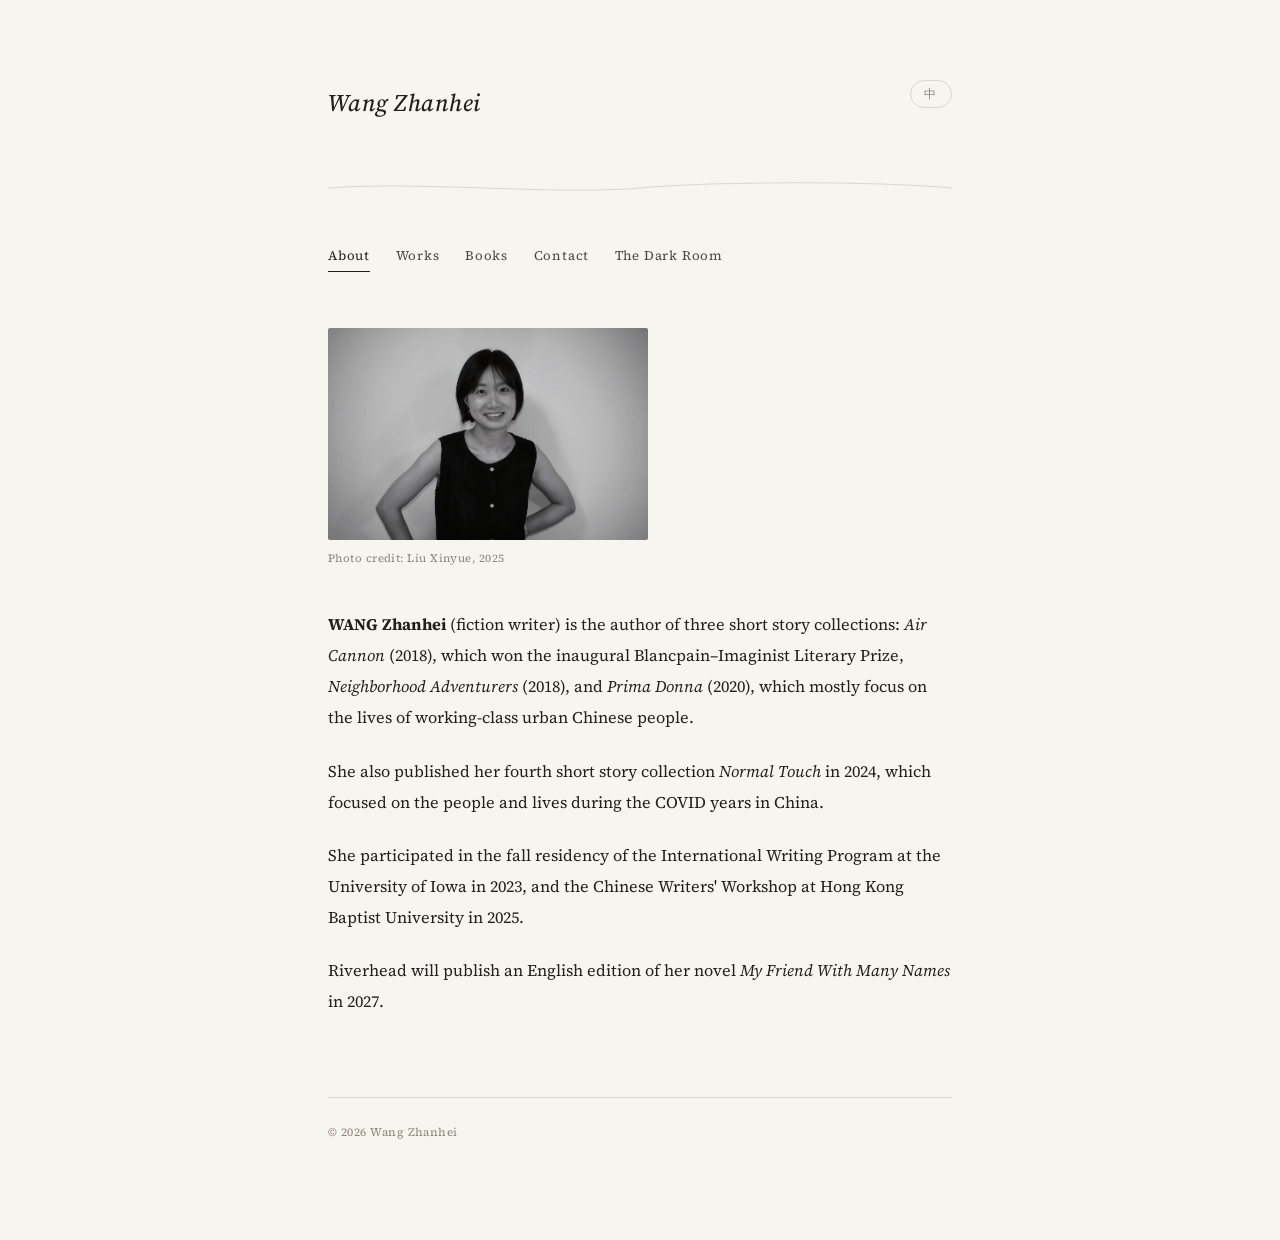
<file: index.html>
<!DOCTYPE html>
<html lang="en">
<head>
<meta charset="UTF-8">
<meta name="viewport" content="width=device-width, initial-scale=1.0">
<title>王占黑 WANG Zhanhei</title>
<meta name="description" content="王占黑，小说作者。已出版《空响炮》《街道江湖》《小花旦》《正常接触》。">
<meta name="google-site-verification" content="kWwYHM2Mqy6YZo2uqBVHOSON4LLZSo3AvIK8ZyygTZA" />
<link rel="stylesheet" href="style.css">
</head>
<body class="lang-en">
<div class="wrap">

  <header class="site-header">
    <h2 class="site-name"><a href="index.html"><span class="zh">王占黑</span><span class="en">Wang Zhanhei</span></a></h2>
    <button class="lang-toggle" type="button" aria-label="切换到中文">中</button>
  </header>

  <div class="ripple" aria-hidden="true">
    <svg viewBox="0 0 400 14" preserveAspectRatio="none" xmlns="http://www.w3.org/2000/svg">
      <path d="M0,7 C25,0 75,14 100,7 S175,0 200,7 S275,14 300,7 S375,0 400,7 M400,7 C425,0 475,14 500,7 S575,0 600,7 S675,14 700,7 S775,0 800,7" fill="none" stroke="currentColor" stroke-width="1"/>
    </svg>
  </div>

  <nav class="main-nav">
    <a href="index.html" class="active"><span class="zh">关于</span><span class="en">About</span></a>
    <a href="works.html"><span class="zh">作品</span><span class="en">Works</span></a>
    <a href="books.html"><span class="zh">文集</span><span class="en">Books</span></a>
    <a href="contact.html"><span class="zh">联系</span><span class="en">Contact</span></a>
    <a href="extra.html"><span class="zh">小黑屋</span><span class="en">The Dark Room</span></a>
  </nav>

  <main>
    <div class="headshot-wrap">
      <img src="headshot.jpg" alt="王占黑肖像照 / Portrait of Wang Zhanhei">
      <p class="photo-credit">Photo credit: Liu Xinyue, 2025</p>
    </div>

    <p class="zh">
      王占黑，1991年生于浙江嘉兴，目前居住在上海。平时写小说为主。曾获首届宝珀·理想国文学奖。已出版《空响炮》、《街道江湖》、《小花旦》和《正常接触》。
    </p>

    <p class="en">
      <strong>WANG Zhanhei</strong> (fiction writer) is the author of three short story collections: <em>Air Cannon</em> (2018), which won the inaugural Blancpain&ndash;Imaginist Literary Prize, <em>Neighborhood Adventurers</em> (2018), and <em>Prima Donna</em> (2020), which mostly focus on the lives of working&#8209;class urban Chinese people.
    </p>
    <p class="en">
      She also published her fourth short story collection <em>Normal Touch</em> in 2024, which focused on the people and lives during the COVID years in China.
    </p>
    <p class="en">
      She participated in the fall residency of the International Writing Program at the University of Iowa in 2023, and the Chinese Writers' Workshop at Hong Kong Baptist University in 2025.
    </p>
    <p class="en">
      Riverhead will publish an English edition of her novel <em>My Friend With Many Names</em> in 2027.
    </p>
  </main>

  <footer class="site-footer">
    <span class="zh">© 2026 王占黑</span>
    <span class="en">© 2026 Wang Zhanhei</span>
  </footer>

</div>
<script src="script.js"></script>
</body>
</html>
</file>
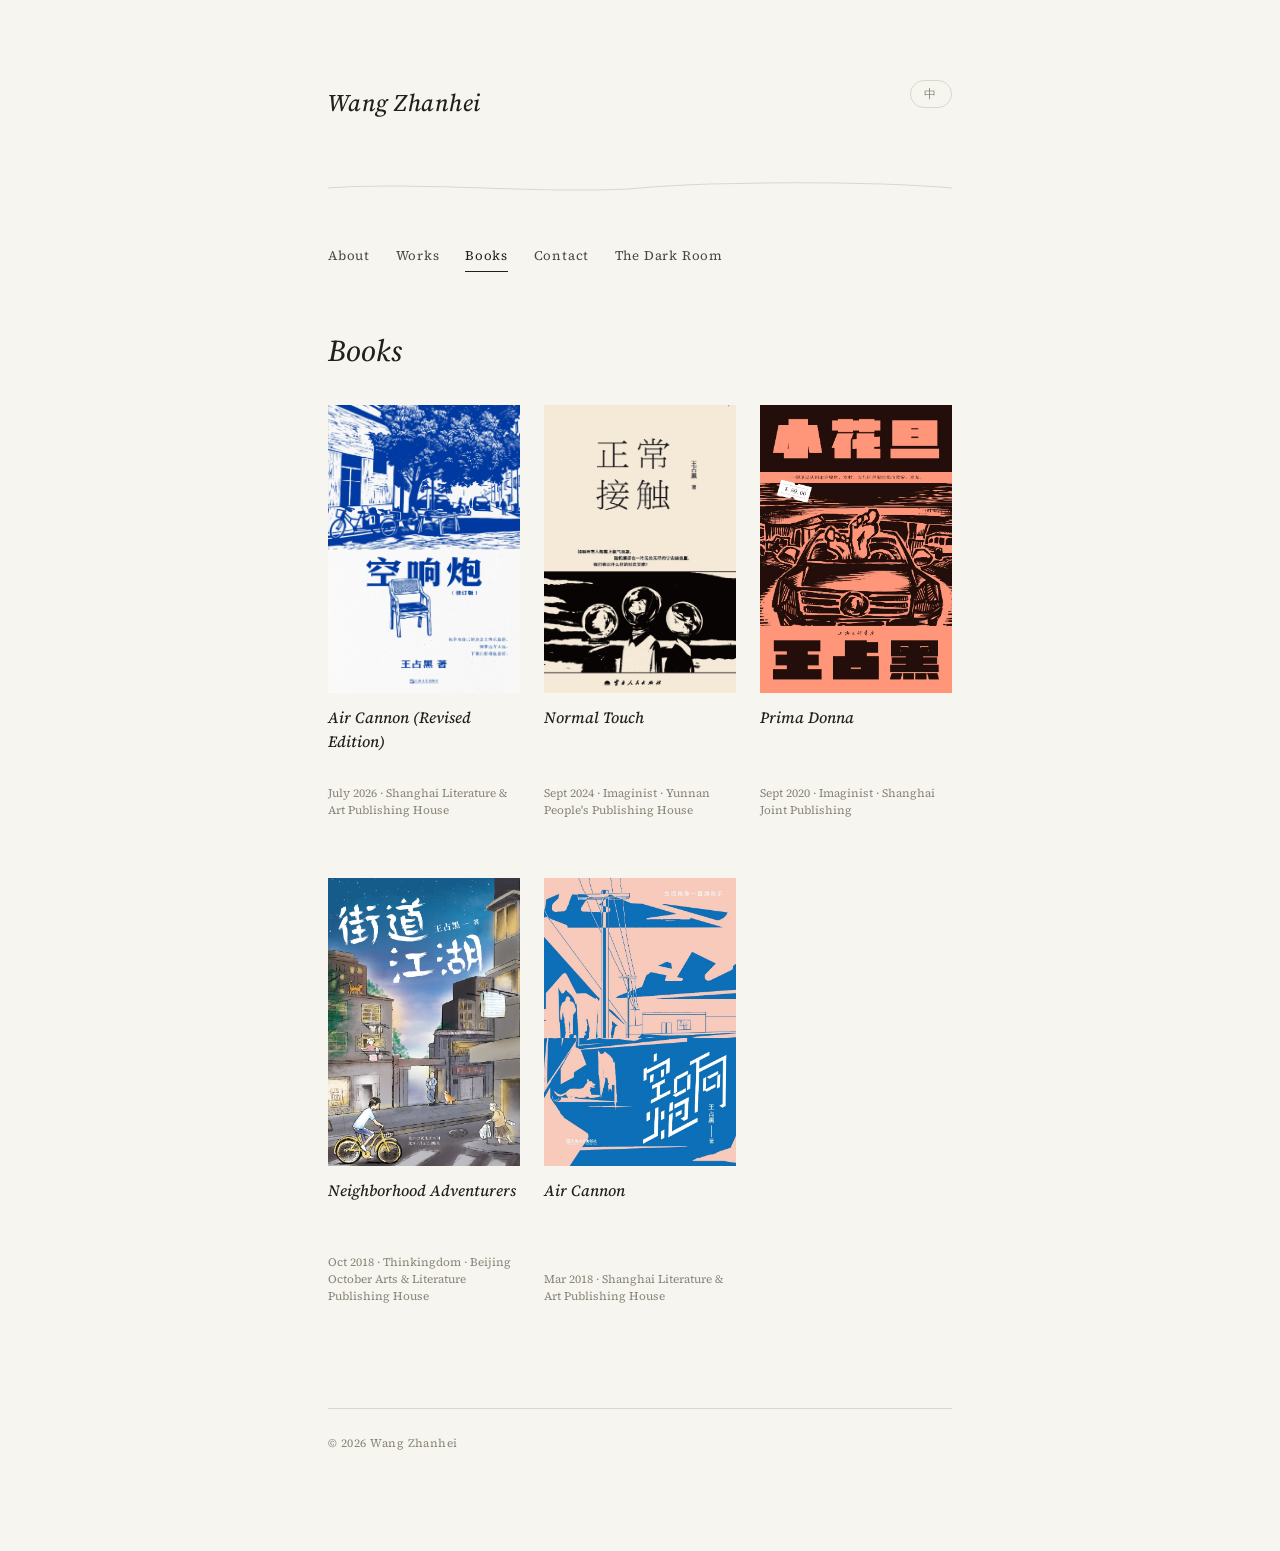
<file: books.html>
<!DOCTYPE html>
<html lang="en">
<head>
<meta charset="UTF-8">
<meta name="viewport" content="width=device-width, initial-scale=1.0">
<title>文集 · Books — 王占黑</title>
<meta name="description" content="王占黑已出版的小说集：空响炮、街道江湖、小花旦、正常接触。">
<link rel="stylesheet" href="style.css">
</head>
<body class="lang-en">
<div class="wrap">

  <header class="site-header">
    <h2 class="site-name"><a href="index.html"><span class="zh">王占黑</span><span class="en">Wang Zhanhei</span></a></h2>
    <button class="lang-toggle" type="button" aria-label="切换到中文">中</button>
  </header>

  <div class="ripple" aria-hidden="true">
    <svg viewBox="0 0 400 14" preserveAspectRatio="none" xmlns="http://www.w3.org/2000/svg">
      <path d="M0,7 C25,0 75,14 100,7 S175,0 200,7 S275,14 300,7 S375,0 400,7 M400,7 C425,0 475,14 500,7 S575,0 600,7 S675,14 700,7 S775,0 800,7" fill="none" stroke="currentColor" stroke-width="1"/>
    </svg>
  </div>

  <nav class="main-nav">
    <a href="index.html"><span class="zh">关于</span><span class="en">About</span></a>
    <a href="works.html"><span class="zh">作品</span><span class="en">Works</span></a>
    <a href="books.html" class="active"><span class="zh">文集</span><span class="en">Books</span></a>
    <a href="contact.html"><span class="zh">联系</span><span class="en">Contact</span></a>
    <a href="extra.html"><span class="zh">小黑屋</span><span class="en">The Dark Room</span></a>
  </nav>

  <main>
    <h1><span class="zh">文集</span><span class="en">Books</span></h1>

    <ul class="book-grid">
      <li class="book-card">
        <div class="book-cover"><img src="kongxiangpao-2026-hd.jpg" alt="《空响炮》修订版 book cover"></div>
        <p class="book-title">
          <span class="zh">《空响炮》（修订版）</span>
          <span class="en">Air Cannon (Revised Edition)</span>
        </p>
        <p class="book-meta">
          <span class="zh">2026年7月 · 上海文艺出版社</span>
          <span class="en">July 2026 · Shanghai Literature &amp; Art Publishing House</span>
        </p>
      </li>
      <li class="book-card">
        <div class="book-cover"><img src="zhengchangjiechu-2024-flat.png" alt="《正常接触》book cover"></div>
        <p class="book-title">
          <span class="zh">《正常接触》</span>
          <span class="en">Normal Touch</span>
        </p>
        <p class="book-meta">
          <span class="zh">2024年9月 · 理想国 · 云南人民出版社</span>
          <span class="en">Sept 2024 · Imaginist · Yunnan People's Publishing House</span>
        </p>
      </li>
      <li class="book-card">
        <div class="book-cover"><img src="xiaohuadan-2020.jpg" alt="《小花旦》book cover"></div>
        <p class="book-title">
          <span class="zh">《小花旦》</span>
          <span class="en">Prima Donna</span>
        </p>
        <p class="book-meta">
          <span class="zh">2020年9月 · 理想国 · 上海三联书店</span>
          <span class="en">Sept 2020 · Imaginist · Shanghai Joint Publishing</span>
        </p>
      </li>
      <li class="book-card">
        <div class="book-cover"><img src="jiedaojianghu-2018.jpg" alt="《街道江湖》book cover"></div>
        <p class="book-title">
          <span class="zh">《街道江湖》</span>
          <span class="en">Neighborhood Adventurers</span>
        </p>
        <p class="book-meta">
          <span class="zh">2018年10月 · 新经典 · 北京十月文艺出版社</span>
          <span class="en">Oct 2018 · Thinkingdom · Beijing October Arts &amp; Literature Publishing House</span>
        </p>
      </li>
      <li class="book-card">
        <div class="book-cover"><img src="kongxiangpao-2018.jpg" alt="《空响炮》book cover"></div>
        <p class="book-title">
          <span class="zh">《空响炮》</span>
          <span class="en">Air Cannon</span>
        </p>
        <p class="book-meta">
          <span class="zh">2018年3月 · 上海文艺出版社</span>
          <span class="en">Mar 2018 · Shanghai Literature &amp; Art Publishing House</span>
        </p>
      </li>
    </ul>
  </main>

  <footer class="site-footer">
    <span class="zh">© 2026 王占黑</span>
    <span class="en">© 2026 Wang Zhanhei</span>
  </footer>

</div>
<script src="script.js"></script>
</body>
</html>
</file>
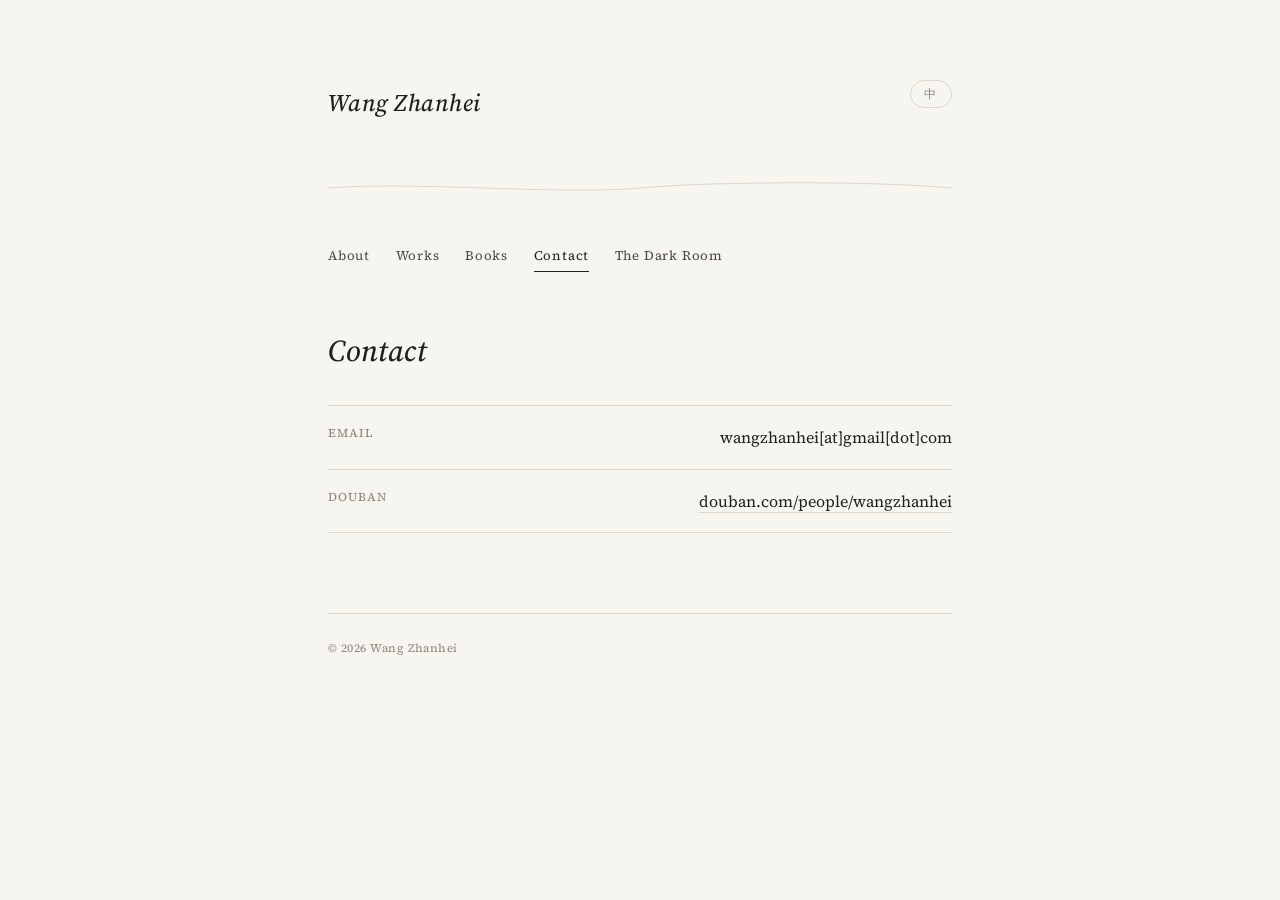
<file: contact.html>
<!DOCTYPE html>
<html lang="en">
<head>
<meta charset="UTF-8">
<meta name="viewport" content="width=device-width, initial-scale=1.0">
<title>联系 · Contact — 王占黑</title>
<meta name="description" content="联系方式：邮箱与豆瓣。">
<link rel="stylesheet" href="style.css">
</head>
<body class="lang-en">
<div class="wrap">

  <header class="site-header">
    <h2 class="site-name"><a href="index.html"><span class="zh">王占黑</span><span class="en">Wang Zhanhei</span></a></h2>
    <button class="lang-toggle" type="button" aria-label="切换到中文">中</button>
  </header>

  <div class="ripple" aria-hidden="true">
    <svg viewBox="0 0 400 14" preserveAspectRatio="none" xmlns="http://www.w3.org/2000/svg">
      <path d="M0,7 C25,0 75,14 100,7 S175,0 200,7 S275,14 300,7 S375,0 400,7 M400,7 C425,0 475,14 500,7 S575,0 600,7 S675,14 700,7 S775,0 800,7" fill="none" stroke="currentColor" stroke-width="1"/>
    </svg>
  </div>

  <nav class="main-nav">
    <a href="index.html"><span class="zh">关于</span><span class="en">About</span></a>
    <a href="works.html"><span class="zh">作品</span><span class="en">Works</span></a>
    <a href="books.html"><span class="zh">文集</span><span class="en">Books</span></a>
    <a href="contact.html" class="active"><span class="zh">联系</span><span class="en">Contact</span></a>
    <a href="extra.html"><span class="zh">小黑屋</span><span class="en">The Dark Room</span></a>
  </nav>

  <main>
    <h1><span class="zh">联系</span><span class="en">Contact</span></h1>

    <ul class="contact-list">
      <li>
        <span class="contact-label"><span class="zh">邮箱</span><span class="en">Email</span></span>
        <span class="contact-value">wangzhanhei[at]gmail[dot]com</span>
      </li>
      <li>
        <span class="contact-label"><span class="zh">豆瓣</span><span class="en">Douban</span></span>
        <span class="contact-value"><a href="https://www.douban.com/people/wangzhanhei/" target="_blank" rel="noopener">douban.com/people/wangzhanhei</a></span>
      </li>
    </ul>
  </main>

  <footer class="site-footer">
    <span class="zh">© 2026 王占黑</span>
    <span class="en">© 2026 Wang Zhanhei</span>
  </footer>

</div>
<script src="script.js"></script>
</body>
</html>
</file>
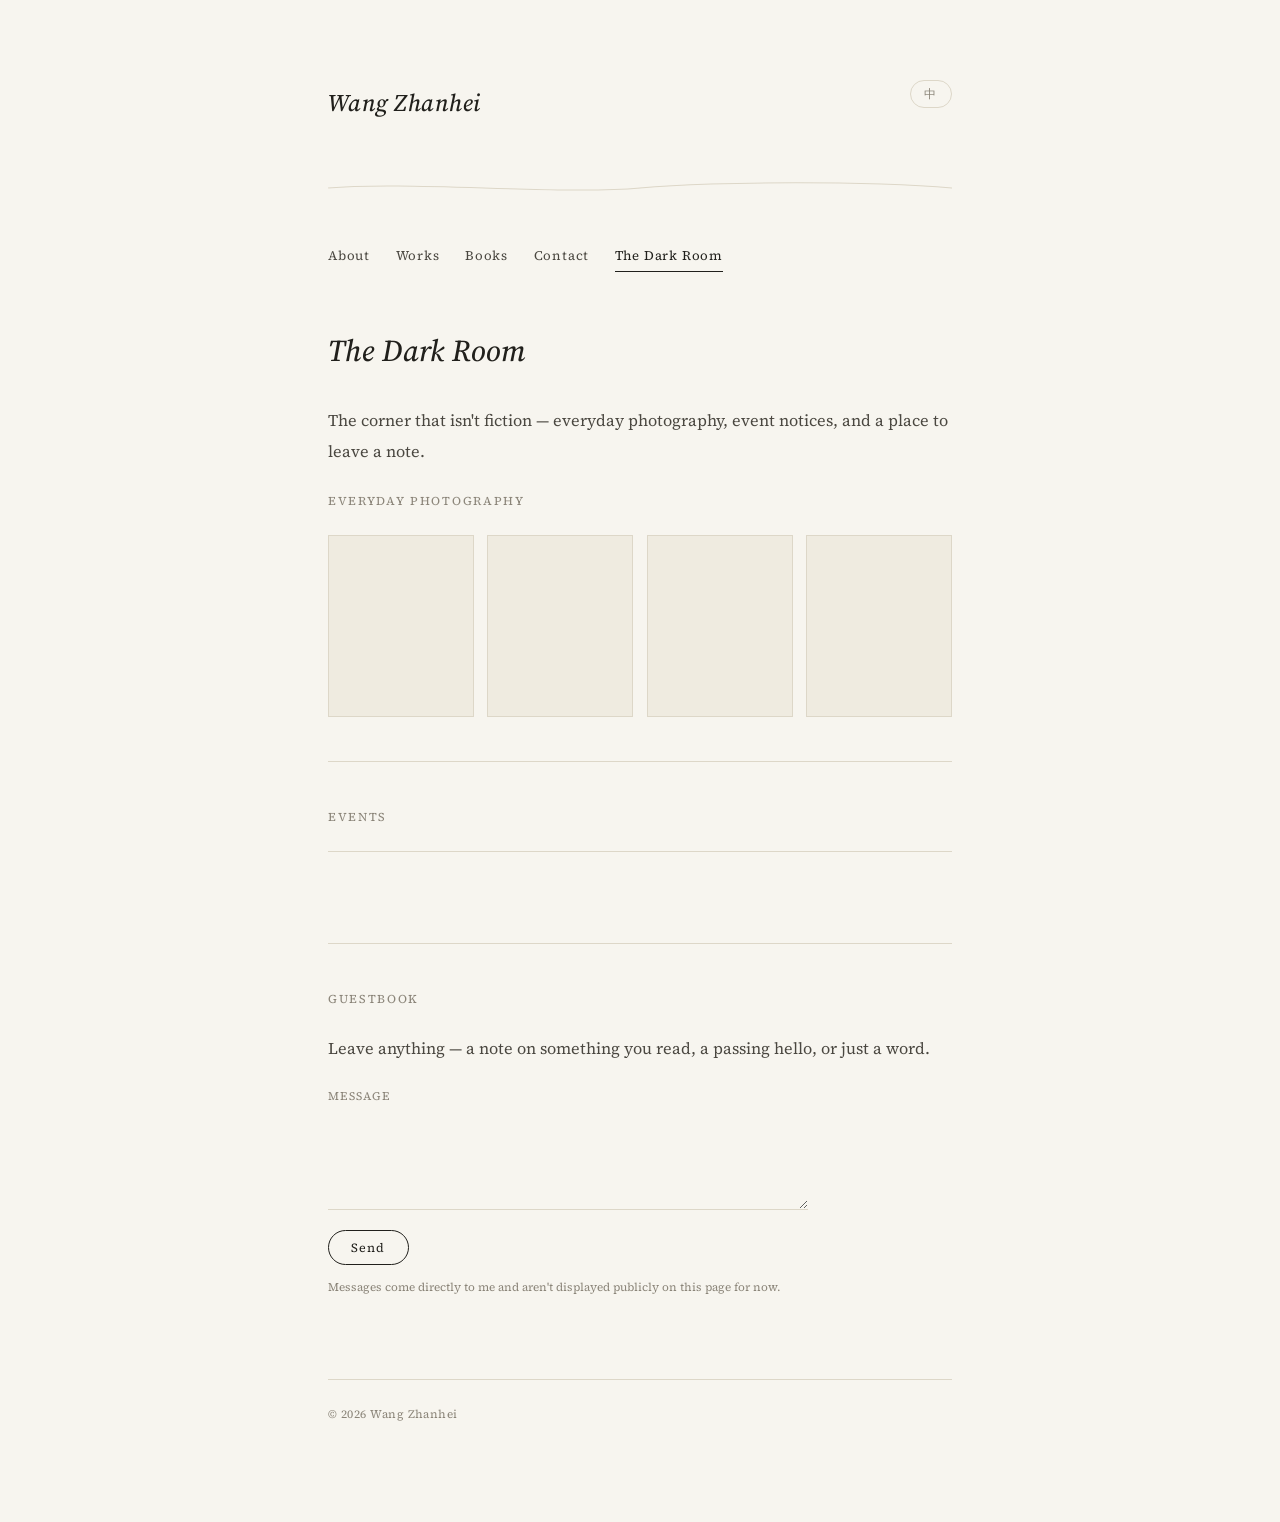
<file: extra.html>
<!DOCTYPE html>
<html lang="en">
<head>
<meta charset="UTF-8">
<meta name="viewport" content="width=device-width, initial-scale=1.0">
<title>小黑屋 · The Dark Room — 王占黑</title>
<meta name="description" content="日常摄影、活动通知与留言板。">
<link rel="stylesheet" href="style.css">
</head>
<body class="lang-en">
<div class="wrap">

  <header class="site-header">
    <h2 class="site-name"><a href="index.html"><span class="zh">王占黑</span><span class="en">Wang Zhanhei</span></a></h2>
    <button class="lang-toggle" type="button" aria-label="切换到中文">中</button>
  </header>

  <div class="ripple" aria-hidden="true">
    <svg viewBox="0 0 400 14" preserveAspectRatio="none" xmlns="http://www.w3.org/2000/svg">
      <path d="M0,7 C25,0 75,14 100,7 S175,0 200,7 S275,14 300,7 S375,0 400,7 M400,7 C425,0 475,14 500,7 S575,0 600,7 S675,14 700,7 S775,0 800,7" fill="none" stroke="currentColor" stroke-width="1"/>
    </svg>
  </div>

  <nav class="main-nav">
    <a href="index.html"><span class="zh">关于</span><span class="en">About</span></a>
    <a href="works.html"><span class="zh">作品</span><span class="en">Works</span></a>
    <a href="books.html"><span class="zh">文集</span><span class="en">Books</span></a>
    <a href="contact.html"><span class="zh">联系</span><span class="en">Contact</span></a>
    <a href="extra.html" class="active"><span class="zh">小黑屋</span><span class="en">The Dark Room</span></a>
  </nav>

  <main>
    <h1><span class="zh">小黑屋</span><span class="en">The Dark Room</span></h1>
    <p class="lede">
      <span class="zh">不属于小说的角落——日常摄影、活动通知，以及一块留言板。</span>
      <span class="en">The corner that isn't fiction — everyday photography, event notices, and a place to leave a note.</span>
    </p>

    <div class="dr-block">
      <p class="section-title"><span class="zh">日常摄影</span><span class="en">Everyday Photography</span></p>
      <div class="dr-photo-grid">
        <div class="ph"></div>
        <div class="ph"></div>
        <div class="ph"></div>
        <div class="ph"></div>
      </div>
    </div>

    <div class="dr-block">
      <p class="section-title"><span class="zh">活动通知</span><span class="en">Events</span></p>
      <ul class="entry-list">
        <li class="entry">
          <div class="entry-head">
            <span class="entry-title"></span>
            <span class="entry-meta"></span>
          </div>
          <p class="entry-desc"></p>
        </li>
      </ul>
    </div>

    <div class="dr-block">
      <p class="section-title"><span class="zh">留言板</span><span class="en">Guestbook</span></p>
      <p class="lede">
        <span class="zh">写点什么都可以——读后感、路过打个招呼、或者只是想说一句话。</span>
        <span class="en">Leave anything — a note on something you read, a passing hello, or just a word.</span>
      </p>

      <form name="guestbook" method="POST" data-netlify="true" netlify-honeypot="bot-field" id="guestbook-form" class="gb-form">
        <input type="hidden" name="form-name" value="guestbook" />
        <p class="gb-hidden"><label>Don't fill this out: <input name="bot-field" /></label></p>

        <div class="gb-field">
          <label for="gb-message"><span class="zh">留言</span><span class="en">Message</span></label>
          <textarea id="gb-message" name="message" required maxlength="1000"></textarea>
        </div>

        <button type="submit" class="gb-submit">
          <span class="zh">发送</span><span class="en">Send</span>
        </button>

        <p class="gb-status" id="gb-status" role="status"></p>
      </form>

      <p class="gb-hint">
        <span class="zh">放心，留言只有我会看到。</span>
        <span class="en">Messages come directly to me and aren't displayed publicly on this page for now.</span>
      </p>
    </div>
  </main>

  <footer class="site-footer">
    <span class="zh">© 2026 王占黑</span>
    <span class="en">© 2026 Wang Zhanhei</span>
  </footer>

</div>
<script src="script.js"></script>
<script>
(function () {
  var form = document.getElementById('guestbook-form');
  if (!form) return;
  var status = document.getElementById('gb-status');
  var isZh = function () { return document.body.classList.contains('lang-zh'); };

  function encode(data) {
    return Object.keys(data).map(function (k) {
      return encodeURIComponent(k) + '=' + encodeURIComponent(data[k]);
    }).join('&');
  }

  form.addEventListener('submit', function (e) {
    e.preventDefault();
    var submitBtn = form.querySelector('.gb-submit');
    var formData = {};
    new FormData(form).forEach(function (value, key) { formData[key] = value; });

    submitBtn.disabled = true;
    status.className = 'gb-status show';
    status.textContent = isZh() ? '发送中…' : 'Sending…';

    fetch('/', {
      method: 'POST',
      headers: { 'Content-Type': 'application/x-www-form-urlencoded' },
      body: encode(formData)
    }).then(function (res) {
      if (!res.ok) throw new Error('Network response was not ok');
      form.reset();
      form.style.display = 'none';
      status.className = 'gb-status show';
      status.textContent = isZh() ? '收到啦，谢谢你的留言！' : 'Got it — thank you for writing!';
    }).catch(function () {
      submitBtn.disabled = false;
      status.className = 'gb-status show error';
      status.textContent = isZh()
        ? '发送失败，请稍后再试，或直接发邮件到联系页的邮箱。'
        : 'Something went wrong — please try again later, or email via the Contact page.';
    });
  });
})();
</script>
</body>
</html>
</file>
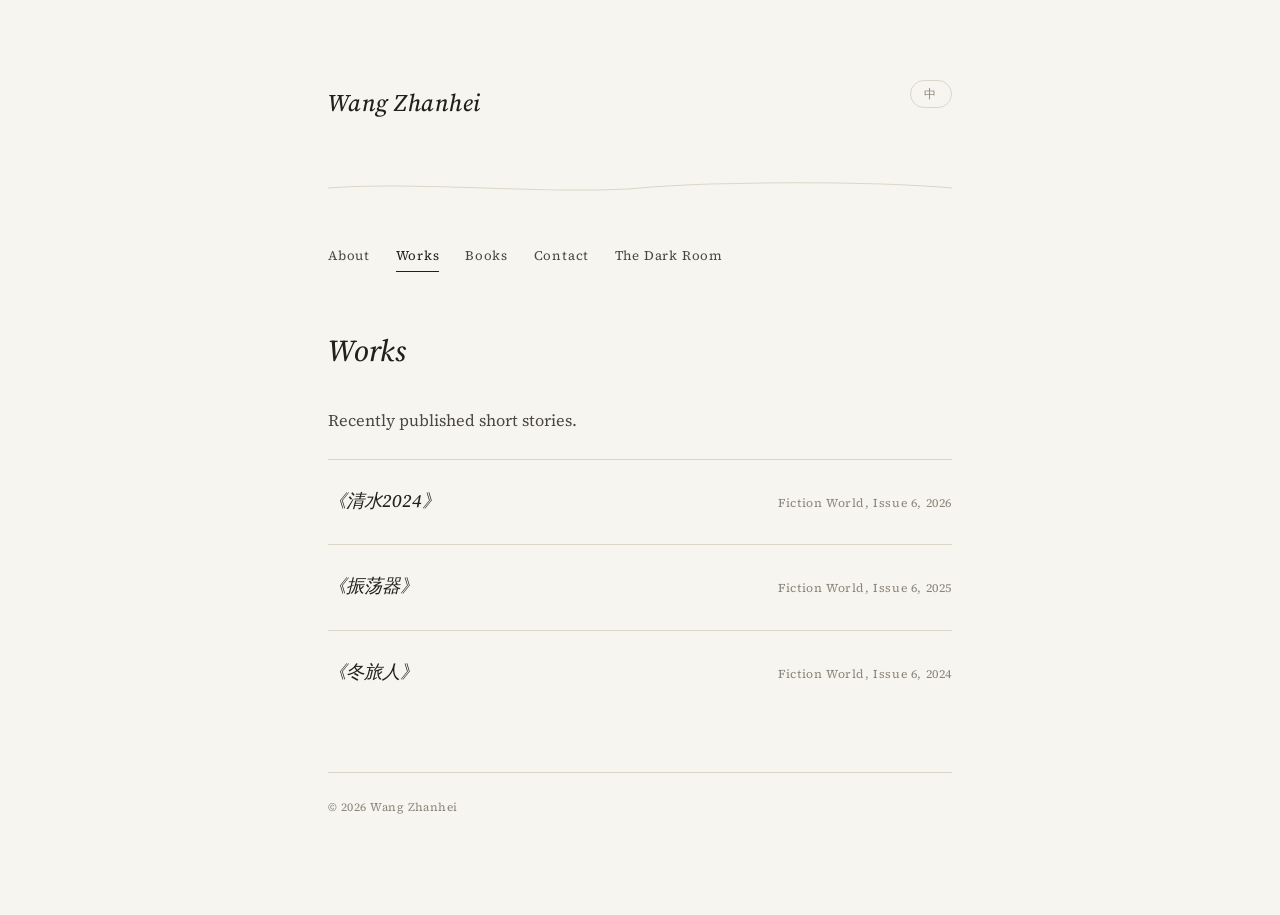
<file: works.html>
<!DOCTYPE html>
<html lang="en">
<head>
<meta charset="UTF-8">
<meta name="viewport" content="width=device-width, initial-scale=1.0">
<title>作品 · Works — 王占黑</title>
<meta name="description" content="王占黑近期发表的中短篇作品。">
<link rel="stylesheet" href="style.css">
</head>
<body class="lang-en">
<div class="wrap">

  <header class="site-header">
    <h2 class="site-name"><a href="index.html"><span class="zh">王占黑</span><span class="en">Wang Zhanhei</span></a></h2>
    <button class="lang-toggle" type="button" aria-label="切换到中文">中</button>
  </header>

  <div class="ripple" aria-hidden="true">
    <svg viewBox="0 0 400 14" preserveAspectRatio="none" xmlns="http://www.w3.org/2000/svg">
      <path d="M0,7 C25,0 75,14 100,7 S175,0 200,7 S275,14 300,7 S375,0 400,7 M400,7 C425,0 475,14 500,7 S575,0 600,7 S675,14 700,7 S775,0 800,7" fill="none" stroke="currentColor" stroke-width="1"/>
    </svg>
  </div>

  <nav class="main-nav">
    <a href="index.html"><span class="zh">关于</span><span class="en">About</span></a>
    <a href="works.html" class="active"><span class="zh">作品</span><span class="en">Works</span></a>
    <a href="books.html"><span class="zh">文集</span><span class="en">Books</span></a>
    <a href="contact.html"><span class="zh">联系</span><span class="en">Contact</span></a>
    <a href="extra.html"><span class="zh">小黑屋</span><span class="en">The Dark Room</span></a>
  </nav>

  <main>
    <h1><span class="zh">作品</span><span class="en">Works</span></h1>
    <p class="lede">
      <span class="zh">近期发表的中短篇小说。</span>
      <span class="en">Recently published short stories.</span>
    </p>

    <ul class="entry-list">
      <li class="entry">
        <div class="entry-head">
           <span class="entry-title"><a href="https://www.douban.com/topic/502205322/" target="_blank" rel="noopener">《清水2024》</a></span>
          <span class="entry-meta"><span class="zh">《小说界》2026年第6期</span><span class="en">Fiction World, Issue 6, 2026</span></span>
        </div>
      </li>
      <li class="entry">
        <div class="entry-head">
          <span class="entry-title"><a href="https://www.douban.com/note/878405237/" target="_blank" rel="noopener">《振荡器》</a></span>
          <span class="entry-meta"><span class="zh">《小说界》2025年第6期</span><span class="en">Fiction World, Issue 6, 2025</span></span>
        </div>
      </li>
      <li class="entry">
        <div class="entry-head">
          <span class="entry-title"><a href="https://www.douban.com/note/868455207/" target="_blank" rel="noopener">《冬旅人》</a></span>
          <span class="entry-meta"><span class="zh">《小说界》2024年第6期</span><span class="en">Fiction World, Issue 6, 2024</span></span>
        </div>
      </li>
    </ul>
  </main>

  <footer class="site-footer">
    <span class="zh">© 2026 王占黑</span>
    <span class="en">© 2026 Wang Zhanhei</span>
  </footer>

</div>
<script src="script.js"></script>
</body>
</html>
</file>
<file: style.css>
/* ============================================================
   清水 — personal writer site
   Palette: paper #F7F5EF · ink #21201C · celadon #5C7A6E
   ============================================================ */

@import url('https://fonts.googleapis.com/css2?family=Newsreader:ital,wght@0,400;0,500;1,400&family=Noto+Serif+SC:wght@400;500;600&family=Source+Serif+4:ital,wght@0,400;1,400&family=Inter:wght@400;500&display=swap');

:root {
  --paper: #F7F5EF;
  --paper-deep: #EFEBE0;
  --ink: #21201C;
  --ink-soft: #4A4740;
  --stone: #8B8579;
  --rule: #DDD7C8;
  --celadon: #5C7A6E;
  --celadon-deep: #46594F;

  --serif-zh: 'Noto Serif SC', serif;
  --serif-en: 'Source Serif 4', serif;
  --display-zh: 'Noto Serif SC', serif;
  --display-en: 'Newsreader', serif;
  --sans: 'Inter', -apple-system, sans-serif;
}

* { box-sizing: border-box; }

html { scroll-behavior: smooth; }

body {
  margin: 0;
  background: var(--paper);
  color: var(--ink);
  font-family: var(--serif-zh);
  line-height: 1.9;
  -webkit-font-smoothing: antialiased;
  text-rendering: optimizeLegibility;
}

body :lang(en), body .en-text { font-family: var(--serif-en); }

::selection { background: var(--celadon); color: var(--paper); }

a {
  color: inherit;
  text-decoration: none;
}

/* ---------- language toggle logic ---------- */
.zh, .en { }
body.lang-zh .en { display: none; }
body.lang-en .zh { display: none; }
body.lang-en { font-family: var(--serif-en); }

/* ---------- layout shell ---------- */
.wrap {
  max-width: 680px;
  margin: 0 auto;
  padding: 5rem 1.75rem 6rem;
}

/* ---------- header ---------- */
.site-header {
  display: flex;
  justify-content: space-between;
  align-items: flex-start;
  margin-bottom: 3.25rem;
  gap: 1rem;
}

.site-name {
  font-family: var(--display-zh);
  font-size: 1.5rem;
  font-weight: 600;
  letter-spacing: 0.02em;
  margin: 0;
}
body.lang-en .site-name { font-family: var(--display-en); font-weight: 500; font-style: italic; }

.site-name a { display: inline-block; }

.lang-toggle {
  font-family: var(--sans);
  font-size: 0.72rem;
  letter-spacing: 0.08em;
  color: var(--stone);
  border: 1px solid var(--rule);
  border-radius: 999px;
  padding: 0.32rem 0.85rem;
  cursor: pointer;
  background: transparent;
  white-space: nowrap;
  transition: border-color 0.2s ease, color 0.2s ease;
}
.lang-toggle:hover { border-color: var(--celadon); color: var(--celadon-deep); }
.lang-toggle:focus-visible { outline: 2px solid var(--celadon); outline-offset: 2px; }

/* ---------- ripple divider — the signature element ---------- */
.ripple {
  width: 100%;
  height: 14px;
  margin: 0 0 3rem;
  overflow: hidden;
  color: var(--rule);
}
.ripple svg { display: block; width: 200%; height: 14px; animation: ripple-drift 16s linear infinite; }
@media (prefers-reduced-motion: reduce) { .ripple svg { animation: none; } }
@keyframes ripple-drift { from { transform: translateX(0); } to { transform: translateX(-50%); } }

/* ---------- nav ---------- */
nav.main-nav {
  display: flex;
  flex-wrap: wrap;
  gap: 1.6rem;
  margin-bottom: 3.5rem;
  font-family: var(--sans);
  font-size: 0.82rem;
  letter-spacing: 0.06em;
}
nav.main-nav a {
  color: var(--ink-soft);
  padding-bottom: 3px;
  border-bottom: 1px solid transparent;
  transition: border-color 0.2s ease, color 0.2s ease;
}
nav.main-nav a:hover,
nav.main-nav a:focus-visible { color: var(--celadon-deep); border-bottom-color: var(--celadon); }
nav.main-nav a.active { color: var(--ink); border-bottom-color: var(--ink); }

/* ---------- typography ---------- */
h1 {
  font-family: var(--display-zh);
  font-size: 1.9rem;
  font-weight: 600;
  line-height: 1.5;
  margin: 0 0 1.75rem;
}
body.lang-en h1 { font-family: var(--display-en); font-weight: 500; font-style: italic; }

p { margin: 0 0 1.4rem; font-size: 1.02rem; color: var(--ink); }
p.lede { color: var(--ink-soft); }

.section-title {
  font-family: var(--sans);
  font-size: 0.75rem;
  letter-spacing: 0.14em;
  text-transform: uppercase;
  color: var(--stone);
  margin: 3rem 0 1.4rem;
}
.section-title:first-of-type { margin-top: 0; }

/* ---------- works / essays list ---------- */
.entry-list { list-style: none; margin: 0; padding: 0; }
.entry {
  padding: 1.5rem 0;
  border-top: 1px solid var(--rule);
}
.entry:last-child { padding-bottom: 0; }
.entry-head {
  display: flex;
  justify-content: space-between;
  align-items: baseline;
  gap: 1rem;
  flex-wrap: wrap;
}
.entry-title {
  font-family: var(--display-zh);
  font-size: 1.15rem;
  font-weight: 600;
}
body.lang-en .entry-title { font-family: var(--display-en); font-weight: 500; font-style: italic; }
.entry-title a:hover, .entry-title a:focus-visible { color: var(--celadon-deep); }
.entry-meta {
  font-family: var(--sans);
  font-size: 0.75rem;
  letter-spacing: 0.05em;
  color: var(--stone);
  white-space: nowrap;
}
.entry-desc { margin-top: 0.5rem; color: var(--ink-soft); font-size: 0.97rem; }

/* ---------- about: headshot ---------- */
.headshot-wrap {
  margin: 0 0 2.5rem;
}
.headshot-wrap img {
  width: 100%;
  max-width: 320px;
  height: auto;
  display: block;
  border-radius: 2px;
}
.photo-credit {
  font-family: var(--sans);
  font-size: 0.7rem;
  letter-spacing: 0.04em;
  color: var(--stone);
  margin-top: 0.5rem;
}

/* ---------- books grid (文集) — uniform cover size, aligned text ---------- */
.book-grid {
  display: grid;
  grid-template-columns: repeat(auto-fill, minmax(150px, 1fr));
  gap: 2.25rem 1.5rem;
  list-style: none;
  margin: 0;
  padding: 0;
  align-items: stretch;
}
.book-card {
  display: flex;
  flex-direction: column;
  height: 100%;
}
.book-cover {
  width: 100%;
  aspect-ratio: 2 / 3;
  overflow: hidden;
  background: var(--paper-deep);
}
.book-card img {
  width: 100%;
  height: 100%;
  object-fit: cover;
  display: block;
}
.book-title {
  font-family: var(--display-zh);
  font-weight: 600;
  font-size: 0.98rem;
  line-height: 1.4;
  margin-top: 0.85rem;
  min-height: 2.75rem;
}
body.lang-en .book-title { font-family: var(--display-en); font-weight: 500; font-style: italic; }
.book-meta {
  font-family: var(--sans);
  font-size: 0.72rem;
  color: var(--stone);
  margin-top: auto;
  padding-top: 0.5rem;
  line-height: 1.5;
}

/* ---------- dark room (小黑屋) ---------- */
.dr-block {
  margin-bottom: 2.75rem;
  padding-bottom: 2.75rem;
  border-bottom: 1px solid var(--rule);
}
.dr-block:last-child { border-bottom: none; margin-bottom: 0; padding-bottom: 0; }
.dr-photo-grid {
  display: grid;
  grid-template-columns: repeat(auto-fill, minmax(130px, 1fr));
  gap: 0.85rem;
}
.dr-photo-grid .ph {
  aspect-ratio: 4 / 5;
  background: var(--paper-deep);
  border: 1px solid var(--rule);
  display: flex;
  align-items: center;
  justify-content: center;
  font-family: var(--sans);
  font-size: 0.68rem;
  color: var(--stone);
  text-align: center;
  padding: 0.5rem;
}
.guestbook-note {
  border: 1px solid var(--rule);
  padding: 1.5rem;
  font-family: var(--sans);
  font-size: 0.85rem;
  color: var(--stone);
  text-align: center;
}

/* ---------- guestbook form ---------- */
.gb-form { display: flex; flex-direction: column; gap: 1.25rem; max-width: 480px; }
.gb-field { display: flex; flex-direction: column; gap: 0.4rem; }
.gb-field label {
  font-family: var(--sans);
  font-size: 0.72rem;
  letter-spacing: 0.08em;
  text-transform: uppercase;
  color: var(--stone);
}
.gb-field input,
.gb-field textarea {
  font-family: var(--serif-zh);
  font-size: 0.98rem;
  color: var(--ink);
  background: transparent;
  border: none;
  border-bottom: 1px solid var(--rule);
  padding: 0.5rem 0.1rem;
  outline: none;
  transition: border-color 0.2s ease;
  resize: vertical;
}
body.lang-en .gb-field input,
body.lang-en .gb-field textarea { font-family: var(--serif-en); }
.gb-field input:focus,
.gb-field textarea:focus { border-color: var(--celadon); }
.gb-field textarea { min-height: 6rem; }
.gb-submit {
  align-self: flex-start;
  font-family: var(--sans);
  font-size: 0.78rem;
  letter-spacing: 0.08em;
  color: var(--ink);
  border: 1px solid var(--ink);
  border-radius: 999px;
  padding: 0.5rem 1.4rem;
  background: transparent;
  cursor: pointer;
  transition: background 0.2s ease, color 0.2s ease, border-color 0.2s ease;
}
.gb-submit:hover { background: var(--celadon); border-color: var(--celadon); color: var(--paper); }
.gb-submit:disabled { opacity: 0.5; cursor: default; }
.gb-status {
  font-family: var(--sans);
  font-size: 0.82rem;
  color: var(--celadon-deep);
  display: none;
}
.gb-status.show { display: block; }
.gb-status.error { color: #a3453b; }
.gb-hidden { position: absolute; left: -9999px; top: -9999px; }
.gb-hint {
  font-family: var(--sans);
  font-size: 0.72rem;
  color: var(--stone);
  margin-top: 0.75rem;
}

/* ---------- contact ---------- */
.contact-list { list-style: none; margin: 0; padding: 0; }
.contact-list li {
  padding: 1rem 0;
  border-top: 1px solid var(--rule);
  display: flex;
  justify-content: space-between;
  gap: 1rem;
  flex-wrap: wrap;
}
.contact-list li:last-child { border-bottom: 1px solid var(--rule); }
.contact-label {
  font-family: var(--sans);
  font-size: 0.75rem;
  letter-spacing: 0.08em;
  color: var(--stone);
  text-transform: uppercase;
}
.contact-value a { border-bottom: 1px solid var(--rule); transition: border-color 0.2s ease, color 0.2s ease; }
.contact-value a:hover, .contact-value a:focus-visible { color: var(--celadon-deep); border-color: var(--celadon); }

/* ---------- footer ---------- */
footer.site-footer {
  margin-top: 5rem;
  padding-top: 1.5rem;
  border-top: 1px solid var(--rule);
  font-family: var(--sans);
  font-size: 0.72rem;
  letter-spacing: 0.04em;
  color: var(--stone);
}

/* ---------- focus ---------- */
a:focus-visible { outline: 2px solid var(--celadon); outline-offset: 2px; border-radius: 2px; }

/* ---------- responsive ---------- */
@media (max-width: 540px) {
  .wrap { padding: 3.25rem 1.25rem 4rem; }
  .site-header { flex-direction: row; align-items: center; }
  h1 { font-size: 1.6rem; }
}
</file>
